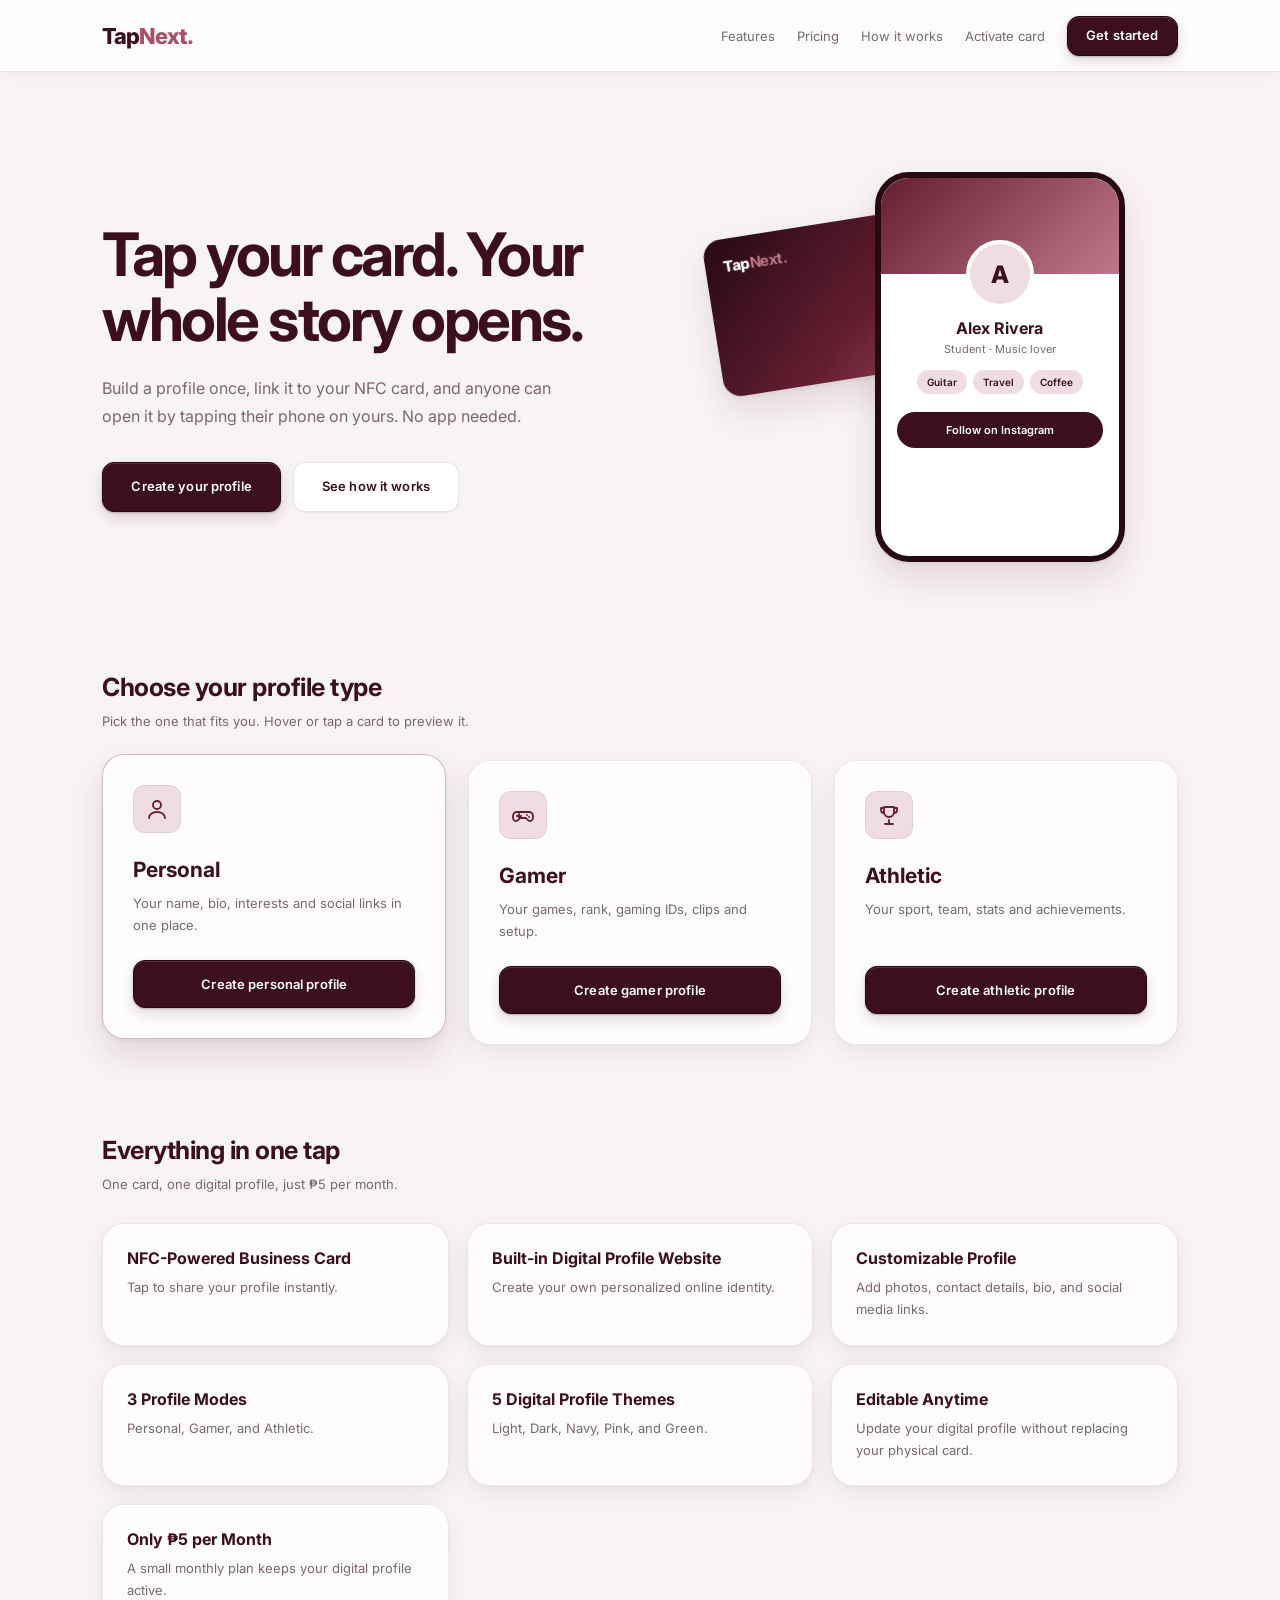
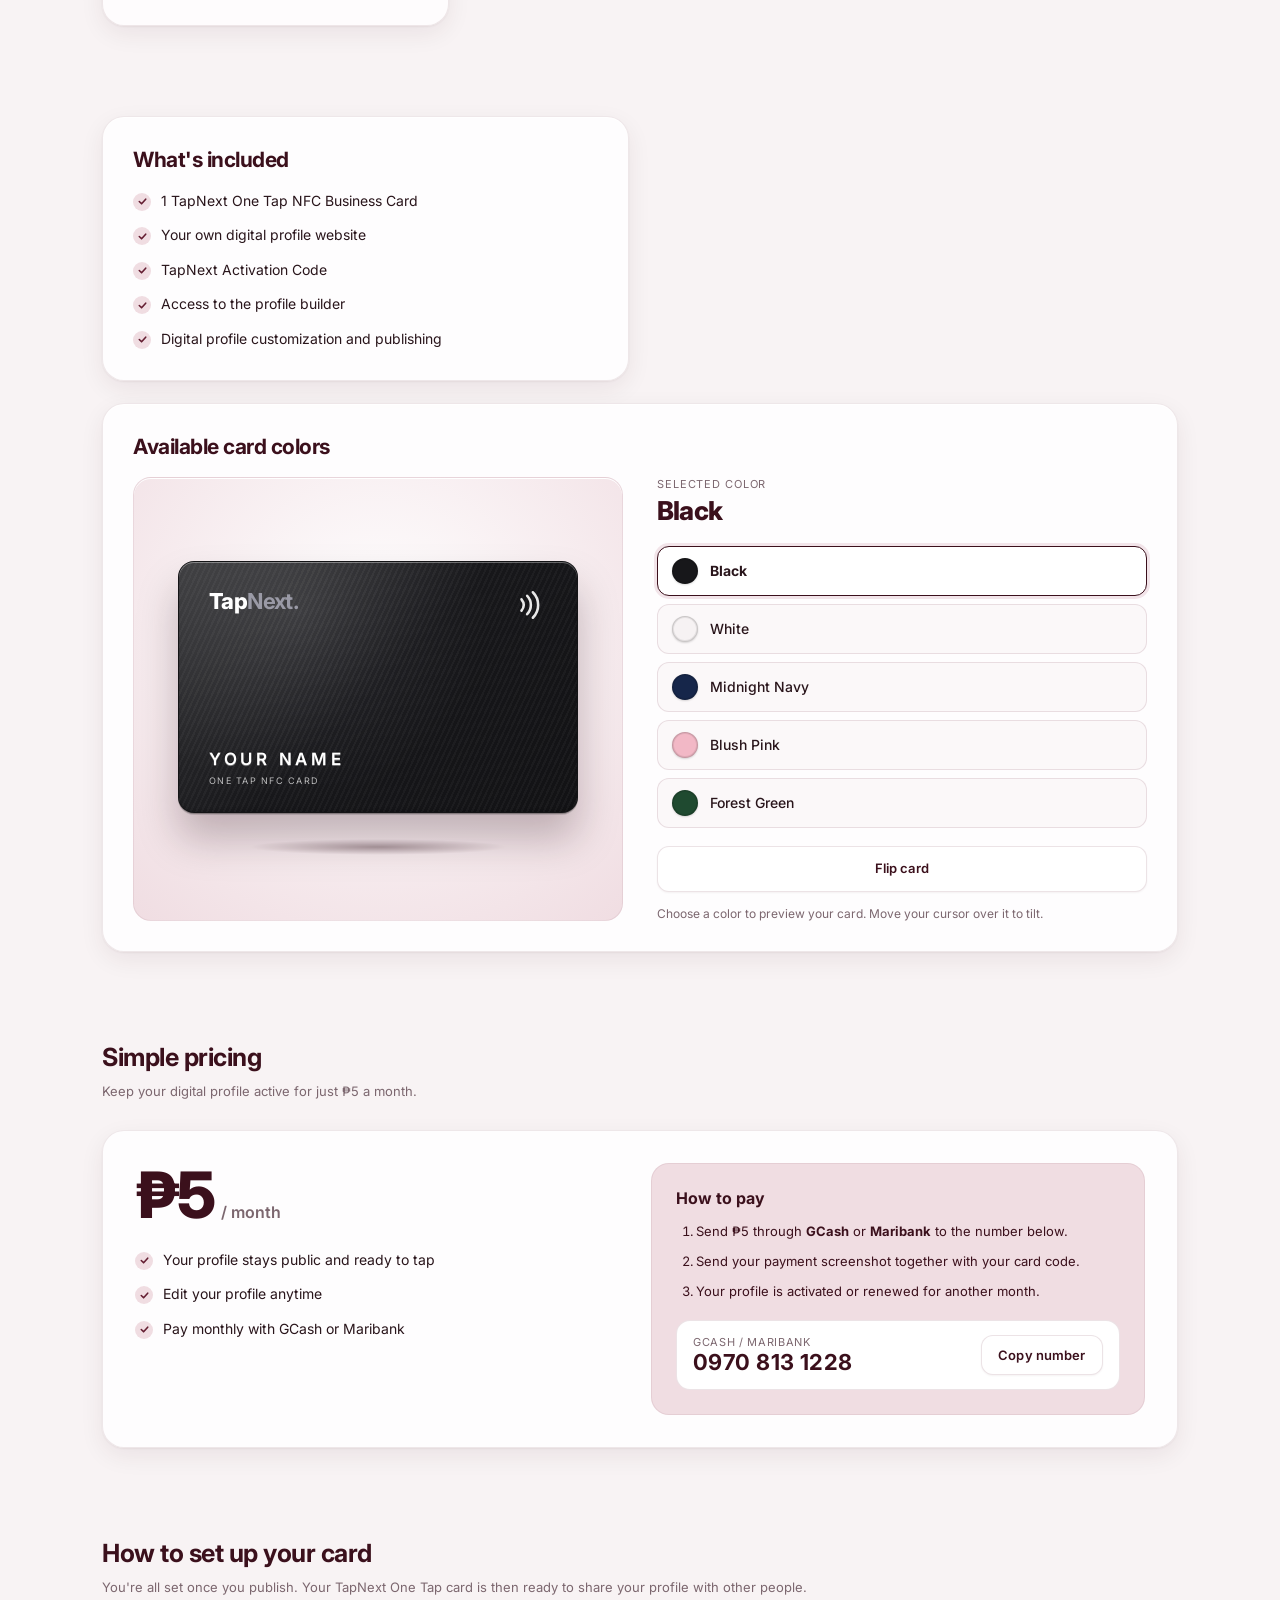
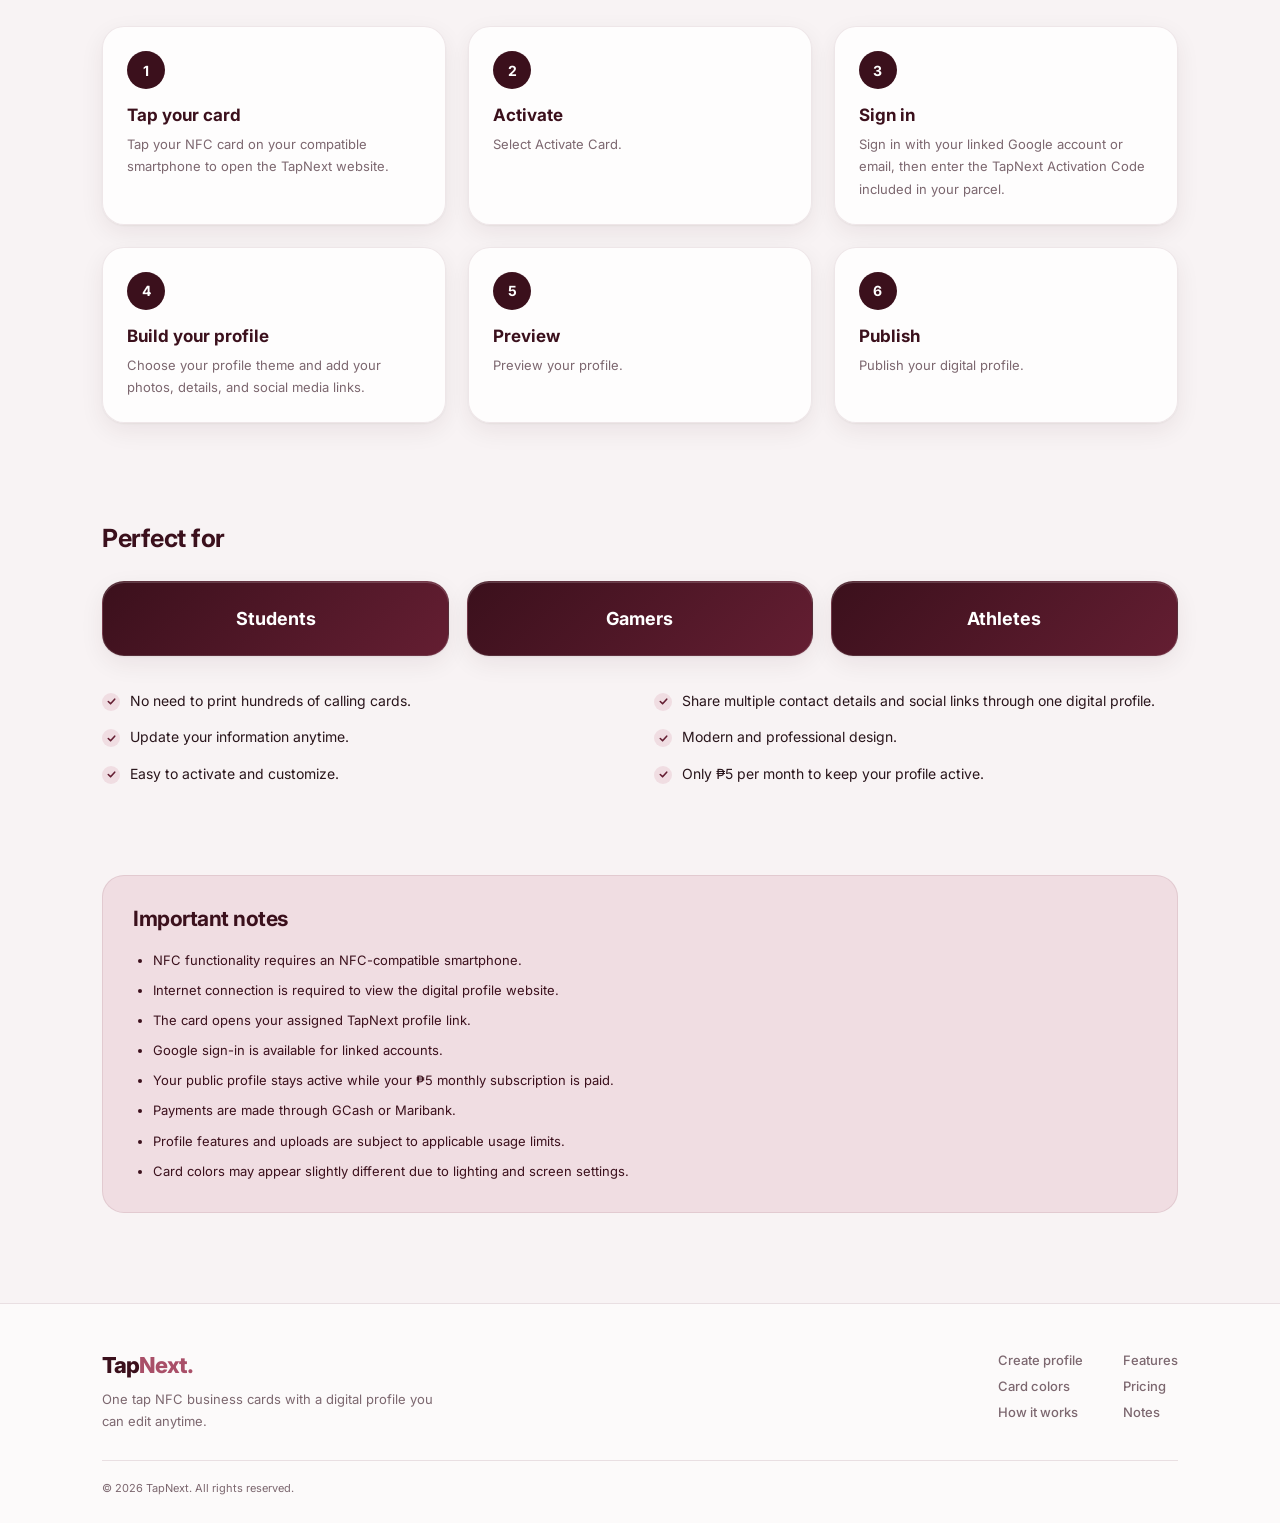
<file: index.html>
<!DOCTYPE html>
<html lang="en">
<head>
<meta charset="UTF-8">
<meta name="viewport" content="width=device-width, initial-scale=1.0">
<title>TapNext | Create Your Profile</title>
<link rel="stylesheet" href="style.css">
</head>
<body>
<nav class="navbar">
  <a href="index.html" class="logo">Tap<span>Next.</span></a>
  <div class="nav-actions">
    <a href="#features" class="nav-link">Features</a>
    <a href="#pricing" class="nav-link">Pricing</a>
    <a href="#how" class="nav-link">How it works</a>
    <a href="activate.html" class="nav-link">Activate card</a>
    <a href="#choose" class="nav-cta">Get started</a>
  </div>
</nav>

<main class="home-container">
  <section class="hero">
    <div class="hero-copy">
      <h1>Tap your card. Your whole story opens.</h1>
      <p>Build a profile once, link it to your NFC card, and anyone can open it by tapping their phone on yours. No app needed.</p>
      <div class="hero-actions">
        <a href="#choose" class="primary-btn btn-link">Create your profile</a>
        <a href="#how" class="ghost-btn btn-link">See how it works</a>
      </div>
    </div>

    <div class="demo" aria-hidden="true">
      <div class="nfc-card"><span class="nfc-logo">Tap<b>Next.</b></span><span class="nfc-waves"><i></i><i></i><i></i></span></div>
      <div class="phone">
        <div class="phone-cover" id="pv-cover"></div>
        <div class="phone-avatar" id="pv-avatar">A</div>
        <h4 id="pv-name">Alex Rivera</h4>
        <small id="pv-role">Student · Music lover</small>
        <div class="phone-tags" id="pv-tags"></div>
        <div class="phone-btn" id="pv-btn">Follow on Instagram</div>
      </div>
    </div>
  </section>

  <section class="selection-section" id="choose">
    <div class="section-heading">
      <h2>Choose your profile type</h2>
      <p>Pick the one that fits you. Hover or tap a card to preview it.</p>
    </div>
    <div class="profile-grid">
      <article class="profile-card" data-preview="personal">
        <div class="card-icon">
          <svg viewBox="0 0 24 24" fill="none" stroke="currentColor" stroke-width="1.8" stroke-linecap="round"><circle cx="12" cy="8" r="4"/><path d="M4 21c0-4 4-6 8-6s8 2 8 6"/></svg>
        </div>
        <h3>Personal</h3>
        <p>Your name, bio, interests and social links in one place.</p>
        <button class="select-btn" data-type="personal">Create personal profile</button>
      </article>
      <article class="profile-card" data-preview="gamer">
        <div class="card-icon">
          <svg viewBox="0 0 24 24" fill="none" stroke="currentColor" stroke-width="1.8" stroke-linecap="round" stroke-linejoin="round"><path d="M6 9h12a4 4 0 0 1 4 4v2a3 3 0 0 1-5.2 2L15 15H9l-1.8 2A3 3 0 0 1 2 15v-2a4 4 0 0 1 4-4zM8 11v4M6 13h4M16 12h.01M18 14h.01"/></svg>
        </div>
        <h3>Gamer</h3>
        <p>Your games, rank, gaming IDs, clips and setup.</p>
        <button class="select-btn" data-type="gamer">Create gamer profile</button>
      </article>
      <article class="profile-card" data-preview="athletic">
        <div class="card-icon">
          <svg viewBox="0 0 24 24" fill="none" stroke="currentColor" stroke-width="1.8" stroke-linecap="round" stroke-linejoin="round"><path d="M8 21h8M12 17v4M7 4h10v5a5 5 0 0 1-10 0zM17 5h3v2a3 3 0 0 1-3 3M7 5H4v2a3 3 0 0 0 3 3"/></svg>
        </div>
        <h3>Athletic</h3>
        <p>Your sport, team, stats and achievements.</p>
        <button class="select-btn" data-type="athletic">Create athletic profile</button>
      </article>
    </div>
  </section>

  <section class="features" id="features">
    <div class="section-heading"><h2>Everything in one tap</h2><p>One card, one digital profile, just ₱5 per month.</p></div>
    <ul class="feat-grid"><li><h3>NFC-Powered Business Card</h3><p>Tap to share your profile instantly.</p></li><li><h3>Built-in Digital Profile Website</h3><p>Create your own personalized online identity.</p></li><li><h3>Customizable Profile</h3><p>Add photos, contact details, bio, and social media links.</p></li><li><h3>3 Profile Modes</h3><p>Personal, Gamer, and Athletic.</p></li><li><h3>5 Digital Profile Themes</h3><p>Light, Dark, Navy, Pink, and Green.</p></li><li><h3>Editable Anytime</h3><p>Update your digital profile without replacing your physical card.</p></li><li><h3>Only ₱5 per Month</h3><p>A small monthly plan keeps your digital profile active.</p></li></ul>
  </section>

  <section class="card-info" id="card">
    <div class="info-box">
      <h2>What's included</h2>
      <ul class="check-list"><li>1 TapNext One Tap NFC Business Card</li><li>Your own digital profile website</li><li>TapNext Activation Code</li><li>Access to the profile builder</li><li>Digital profile customization and publishing</li></ul>
    </div>
    <div class="info-box colors-box">
      <h2>Available card colors</h2>
      <div class="color-picker">
        <div class="cc-stage">
          <div class="cc-float"><div class="cc-tilt" id="ccTilt">
            <div class="cc-card" id="ccCard" role="img" aria-label="TapNext NFC business card preview">
              <div class="cc-face cc-front">
                <div class="cc-top"><span class="cc-logo">Tap<b>Next.</b></span><svg class="cc-nfc" viewBox="0 0 24 24" fill="none" stroke="currentColor" stroke-width="1.8" stroke-linecap="round"><path d="M6 8c2 2.5 2 5.5 0 8M10 5.5c3.5 3.7 3.5 9.3 0 13M14 3c5 5 5 13 0 18"/></svg></div>
                <div class="cc-bottom"><span class="cc-emboss">YOUR NAME</span><span class="cc-small">One Tap NFC Card</span></div>
              </div>
              <div class="cc-face cc-back">
                <svg class="cc-nfc cc-nfc-lg" viewBox="0 0 24 24" fill="none" stroke="currentColor" stroke-width="1.8" stroke-linecap="round"><path d="M6 8c2 2.5 2 5.5 0 8M10 5.5c3.5 3.7 3.5 9.3 0 13M14 3c5 5 5 13 0 18"/></svg>
                <span class="cc-tap">Tap to open your profile</span>
                <span class="cc-small">Works with NFC-compatible phones</span>
              </div>
            </div>
          </div></div>
          <div class="cc-shadow"></div>
        </div>
        <div class="cc-options">
          <p class="cc-label">Selected color</p>
          <p class="cc-name" id="ccName" aria-live="polite">Black</p>
          <div class="cc-swatches" role="radiogroup" aria-label="Card color"><button type="button" class="cc-swatch" role="radio" aria-checked="true" data-name="Black" data-base="#17171a" data-fg="#ffffff" data-ac="#9a9aa6"><span class="swatch" style="background:#17171a"></span>Black</button><button type="button" class="cc-swatch" role="radio" aria-checked="false" data-name="White" data-base="#f6f2f3" data-fg="#29151B" data-ac="#A94F68"><span class="swatch" style="background:#f6f2f3"></span>White</button><button type="button" class="cc-swatch" role="radio" aria-checked="false" data-name="Midnight Navy" data-base="#16264a" data-fg="#ffffff" data-ac="#8fb0ff"><span class="swatch" style="background:#16264a"></span>Midnight Navy</button><button type="button" class="cc-swatch" role="radio" aria-checked="false" data-name="Blush Pink" data-base="#f2b8c6" data-fg="#4a1425" data-ac="#A94F68"><span class="swatch" style="background:#f2b8c6"></span>Blush Pink</button><button type="button" class="cc-swatch" role="radio" aria-checked="false" data-name="Forest Green" data-base="#1f4a30" data-fg="#ffffff" data-ac="#8fd4a6"><span class="swatch" style="background:#1f4a30"></span>Forest Green</button></div>
          <button type="button" class="cc-flip" id="ccFlip">Flip card</button>
          <p class="cc-hint">Choose a color to preview your card. Move your cursor over it to tilt.</p>
        </div>
      </div>
    </div>
  </section>

  <section class="pricing" id="pricing">
    <div class="section-heading"><h2>Simple pricing</h2><p>Keep your digital profile active for just ₱5 a month.</p></div>
    <div class="price-box">
      <div class="price-main">
        <div class="price-line"><span class="price">₱5</span><span class="per">/ month</span></div>
        <ul class="check-list">
          <li>Your profile stays public and ready to tap</li>
          <li>Edit your profile anytime</li>
          <li>Pay monthly with GCash or Maribank</li>
        </ul>
      </div>
      <div class="pay-card">
        <h3>How to pay</h3>
        <ol class="pay-steps">
          <li>Send ₱5 through <b>GCash</b> or <b>Maribank</b> to the number below.</li>
          <li>Send your payment screenshot together with your card code.</li>
          <li>Your profile is activated or renewed for another month.</li>
        </ol>
        <div class="pay-number"><div><span>GCash / Maribank</span><strong>0970 813 1228</strong></div><button type="button" class="ghost-btn" id="copyPay" data-copy="09708131228">Copy number</button></div>
      </div>
    </div>
  </section>

  <section class="how" id="how">
    <div class="section-heading">
      <h2>How to set up your card</h2>
      <p>You're all set once you publish. Your TapNext One Tap card is then ready to share your profile with other people.</p>
    </div>
    <ol class="steps steps-6"><li><span class="step-n">1</span><h3>Tap your card</h3><p>Tap your NFC card on your compatible smartphone to open the TapNext website.</p></li><li><span class="step-n">2</span><h3>Activate</h3><p>Select Activate Card.</p></li><li><span class="step-n">3</span><h3>Sign in</h3><p>Sign in with your linked Google account or email, then enter the TapNext Activation Code included in your parcel.</p></li><li><span class="step-n">4</span><h3>Build your profile</h3><p>Choose your profile theme and add your photos, details, and social media links.</p></li><li><span class="step-n">5</span><h3>Preview</h3><p>Preview your profile.</p></li><li><span class="step-n">6</span><h3>Publish</h3><p>Publish your digital profile.</p></li></ol>
  </section>

  <section class="perfect" id="perfect">
    <div class="section-heading"><h2>Perfect for</h2></div>
    <ul class="perfect-list"><li>Students</li><li>Gamers</li><li>Athletes</li></ul>
    <ul class="check-list check-2"><li>No need to print hundreds of calling cards.</li><li>Share multiple contact details and social links through one digital profile.</li><li>Update your information anytime.</li><li>Modern and professional design.</li><li>Easy to activate and customize.</li><li>Only ₱5 per month to keep your profile active.</li></ul>
  </section>

  <section class="notes" id="notes">
    <h2>Important notes</h2>
    <ul><li>NFC functionality requires an NFC-compatible smartphone.</li><li>Internet connection is required to view the digital profile website.</li><li>The card opens your assigned TapNext profile link.</li><li>Google sign-in is available for linked accounts.</li><li>Your public profile stays active while your ₱5 monthly subscription is paid.</li><li>Payments are made through GCash or Maribank.</li><li>Profile features and uploads are subject to applicable usage limits.</li><li>Card colors may appear slightly different due to lighting and screen settings.</li></ul>
  </section>

</main>
<footer class="site-footer">
  <div class="footer-inner">
    <div class="footer-brand">
      <a href="index.html" class="logo">Tap<span>Next.</span></a>
      <p>One tap NFC business cards with a digital profile you can edit anytime.</p>
    </div>
    <nav class="footer-links" aria-label="Footer">
      <a href="#choose">Create profile</a>
      <a href="#features">Features</a>
      <a href="#card">Card colors</a>
      <a href="#pricing">Pricing</a>
      <a href="#how">How it works</a>
      <a href="#notes">Notes</a>
    </nav>
  </div>
  <p class="footer-copy">© 2026 TapNext. All rights reserved.</p>
</footer>
<script src="app.js"></script>
</body>
</html>
</file>
<file: style.css>
/* TAPNEXT - Maroon Glass, v2 */
@import url('https://fonts.googleapis.com/css2?family=Inter:wght@400;500;600;700;800&display=swap');
:root{
  --primary:#3B101C;--primary-light:#641E32;--primary-dark:#260912;
  --accent:#A94F68;--accent-light:#C07889;--accent-soft:#F0DDE2;
  --bg:#F8F3F4;--text:#29151B;--muted:#7C676F;
  --border:rgba(100,30,50,.12);--glass-border:rgba(255,255,255,.65);
  --shadow:0 10px 35px rgba(59,16,28,.08);--shadow-hover:0 18px 45px rgba(59,16,28,.15);
  --radius-lg:28px;--transition:all .3s ease;
}
*{margin:0;padding:0;box-sizing:border-box}
html{scroll-behavior:smooth;scroll-padding-top:90px}
body{font-family:'Inter',sans-serif;background:var(--bg);color:var(--text);min-height:100vh;overflow-x:hidden}
a{text-decoration:none;color:inherit}
button{font-family:inherit;cursor:pointer}
:focus-visible{outline:3px solid var(--accent);outline-offset:3px}

/* Navbar (sticky) */
.navbar{position:sticky;top:0;z-index:20;width:100%;min-height:72px;padding:0 8%;display:flex;align-items:center;justify-content:space-between;background:rgba(255,255,255,.82);backdrop-filter:blur(18px);-webkit-backdrop-filter:blur(18px);border-bottom:1px solid var(--border)}
.logo{font-size:22px;font-weight:800;letter-spacing:-1px;color:var(--primary)}
.logo span,.editor-heading h1 span{color:var(--accent)}
.nav-actions{display:flex;align-items:center;gap:22px}
.nav-link,.nav-label,.back-link{font-size:13px;color:var(--muted);transition:var(--transition)}
.nav-link:hover,.back-link:hover{color:var(--accent)}
.nav-cta{font-size:13px;font-weight:600;color:#fff;background:var(--primary);padding:10px 18px;border-radius:50px;transition:var(--transition)}
.nav-cta:hover{background:var(--accent)}

/* Home */
.home-container{width:84%;max-width:1150px;margin:auto}
.hero{display:grid;grid-template-columns:1.1fr .9fr;gap:40px;align-items:center;padding:80px 0 90px}
.hero h1{font-size:clamp(36px,5.2vw,60px);line-height:1.08;letter-spacing:-2.5px;color:var(--primary);margin-bottom:22px}
.hero p{max-width:480px;font-size:16px;line-height:1.75;color:var(--muted)}
.hero-actions{display:flex;gap:12px;flex-wrap:wrap;margin-top:32px}
.hero-actions .primary-btn{width:auto;padding:16px 28px}
.ghost-btn{padding:16px 24px;border-radius:50px;font-size:13px;font-weight:600;color:var(--primary);border:1px solid var(--border);background:rgba(255,255,255,.6);transition:var(--transition)}
.ghost-btn:hover{border-color:var(--accent);color:var(--accent)}

/* Hero demo: NFC card + phone preview */
.demo{position:relative;height:430px;display:flex;justify-content:center}
.nfc-card{position:absolute;left:0;top:70px;width:250px;height:158px;border-radius:18px;padding:18px;color:#fff;background:linear-gradient(135deg,var(--primary-dark),var(--primary-light) 60%,var(--accent));box-shadow:var(--shadow-hover);transform:rotate(-9deg);display:flex;flex-direction:column;justify-content:space-between;animation:tap 3.2s ease-in-out 1 .6s both}
.nfc-logo{font-weight:800;font-size:15px;letter-spacing:-.5px}
.nfc-logo b{color:var(--accent-light)}
.nfc-waves{display:flex;gap:5px;align-self:flex-end}
.nfc-waves i{width:8px;height:22px;border-right:2px solid rgba(255,255,255,.8);border-radius:0 50% 50% 0}
.nfc-waves i:nth-child(2){height:30px}.nfc-waves i:nth-child(3){height:38px}
.phone{position:relative;z-index:2;width:250px;margin-left:110px;margin-top:20px;height:390px;background:#fff;border:6px solid var(--primary-dark);border-radius:34px;box-shadow:var(--shadow-hover);text-align:center;overflow:hidden;padding:0 16px}
.phone-cover{height:96px;margin:0 -16px;transition:background .4s}
.phone-avatar{width:68px;height:68px;margin:-34px auto 10px;border-radius:50%;border:4px solid #fff;background:var(--accent-soft);color:var(--primary);font-weight:800;font-size:24px;display:grid;place-items:center}
.phone h4{font-size:16px;color:var(--primary)}
.phone small{display:block;font-size:11px;color:var(--muted);margin:4px 0 14px}
.phone-tags{display:flex;flex-wrap:wrap;justify-content:center;gap:6px;margin-bottom:18px}
.phone-tags span{font-size:10px;font-weight:600;padding:6px 10px;border-radius:50px;background:var(--accent-soft);color:var(--primary)}
.phone-btn{font-size:11px;font-weight:600;color:#fff;background:var(--primary);padding:11px;border-radius:50px}
@keyframes tap{0%{transform:rotate(-9deg) translateX(-30px)}45%,60%{transform:rotate(-3deg) translateX(70px)}100%{transform:rotate(-9deg) translateX(0)}}

/* Profile selection */
.selection-section{padding-bottom:90px}
.section-heading{margin-bottom:28px}
.section-heading h2{font-size:25px;margin-bottom:8px;color:var(--primary);letter-spacing:-.5px}
.section-heading p,.profile-card p{font-size:13px;line-height:1.7;color:var(--muted)}
.profile-grid{display:grid;grid-template-columns:repeat(3,1fr);gap:22px}
.profile-card{position:relative;overflow:hidden;background:rgba(255,255,255,.76);backdrop-filter:blur(16px);-webkit-backdrop-filter:blur(16px);padding:30px;border:1px solid var(--glass-border);border-radius:var(--radius-lg);box-shadow:var(--shadow);display:flex;flex-direction:column;min-height:270px;transition:var(--transition)}
.profile-card:hover,.profile-card.active{transform:translateY(-6px);box-shadow:var(--shadow-hover);border-color:rgba(169,79,104,.4)}
.card-icon{width:48px;height:48px;border-radius:14px;background:var(--accent-soft);color:var(--primary-light);display:grid;place-items:center;margin-bottom:24px}
.card-icon svg{width:24px;height:24px}
.profile-card h3{font-size:21px;margin-bottom:10px;color:var(--primary)}
.profile-card p{flex:1;margin-bottom:24px}

/* How it works (a real sequence) */
.how{padding-bottom:100px}
.steps{list-style:none;display:grid;grid-template-columns:repeat(3,1fr);gap:22px;position:relative}
.steps li{padding:6px 10px 0 0}
.step-n{display:grid;place-items:center;width:38px;height:38px;border-radius:50%;background:var(--primary);color:#fff;font-weight:700;font-size:14px;margin-bottom:16px}
.steps h3{font-size:17px;color:var(--primary);margin-bottom:8px}
.steps p{font-size:13px;line-height:1.7;color:var(--muted)}

/* Buttons */
.select-btn,.primary-btn{border:none;background:linear-gradient(135deg,var(--primary),var(--primary-light));color:#fff;padding:15px 18px;border-radius:50px;font-size:13px;font-weight:600;transition:var(--transition);box-shadow:0 8px 20px rgba(59,16,28,.13)}
.select-btn:hover,.primary-btn:hover{transform:translateY(-3px);background:linear-gradient(135deg,var(--primary-light),var(--accent));box-shadow:0 12px 25px rgba(59,16,28,.22)}
.select-btn:active,.primary-btn:active{transform:scale(.98)}
.primary-btn{width:100%;padding:17px}
.primary-btn:disabled{opacity:.6;cursor:wait}

footer{padding:28px;text-align:center;font-size:11px;color:var(--muted);border-top:1px solid var(--border)}

/* Editor */
.editor-container{width:90%;max-width:720px;margin:auto;padding:70px 0 90px}
.editor-heading{margin-bottom:42px}
.editor-heading h1{font-size:43px;line-height:1.1;letter-spacing:-2px;color:var(--primary);margin-bottom:16px}
.editor-heading p{max-width:520px;font-size:15px;line-height:1.8;color:var(--muted)}
.form-section{background:rgba(255,255,255,.84);backdrop-filter:blur(16px);-webkit-backdrop-filter:blur(16px);border:1px solid var(--glass-border);border-radius:var(--radius-lg);padding:32px;margin-bottom:24px;box-shadow:var(--shadow);transition:var(--transition)}
.form-section:hover{box-shadow:var(--shadow-hover)}
.form-section h2{font-size:19px;margin-bottom:7px;color:var(--primary)}
.form-section>p{font-size:12px;line-height:1.7;color:var(--muted);margin-bottom:25px}
.form-group{margin-bottom:22px}
.form-group:last-child{margin-bottom:0}
.form-group label{display:block;font-size:12px;font-weight:600;margin-bottom:9px;color:var(--primary)}
.form-group label.check{display:flex;align-items:center;gap:10px;margin:0;cursor:pointer}
.form-group label.check input{width:auto}
.form-group input,.form-group textarea,.form-group select{width:100%;border:1px solid var(--border);background:#FBF8F9;border-radius:12px;padding:14px;font-family:inherit;font-size:13px;color:var(--text);outline:none;transition:var(--transition)}
.form-group input:focus,.form-group textarea:focus,.form-group select:focus{border-color:var(--accent);background:#fff;box-shadow:0 0 0 4px rgba(169,79,104,.10)}
.form-group textarea{resize:vertical}
.preview-box{display:none;margin-top:15px}
.preview-box img{width:110px;height:110px;object-fit:cover;border-radius:50%}

/* Public profile */
.public-container{width:90%;max-width:650px;margin:70px auto}
.public-profile{background:rgba(255,255,255,.88);backdrop-filter:blur(18px);-webkit-backdrop-filter:blur(18px);border:1px solid var(--glass-border);border-radius:25px;overflow:hidden;text-align:center;padding-bottom:35px;box-shadow:var(--shadow)}
.public-cover{height:170px;background:radial-gradient(circle at 80% 20%,rgba(192,120,137,.55),transparent 35%),linear-gradient(135deg,var(--primary-dark),var(--primary-light),var(--accent))}
.public-avatar{width:115px;height:115px;border-radius:50%;object-fit:cover;border:5px solid #fff;margin-top:-58px;background:var(--accent-soft);box-shadow:0 8px 25px rgba(59,16,28,.15)}
.public-info{padding:20px 30px}
.public-info h1{font-size:27px;margin-bottom:8px;color:var(--primary)}
.public-info h3{font-size:14px;font-weight:600;color:var(--accent);margin-bottom:15px}
.public-info p{font-size:13px;line-height:1.8;color:var(--muted);margin-bottom:15px}
.public-details{margin-top:25px;text-align:left;border-top:1px solid var(--border);padding-top:22px}
.public-details h3{color:var(--primary);font-size:15px;margin-bottom:14px}
.detail-item{font-size:13px;margin-bottom:12px;color:var(--muted);line-height:1.6;overflow-wrap:anywhere}
.detail-item strong{color:var(--primary)}
.social-links{display:flex;flex-wrap:wrap;justify-content:center;gap:10px;margin-top:22px}
.social-links a{background:var(--accent-soft);color:var(--primary);padding:11px 17px;border-radius:50px;font-size:12px;font-weight:600;transition:var(--transition)}
.social-links a:hover{background:var(--primary);color:#fff;transform:translateY(-3px)}
.loading{text-align:center;padding:60px;color:var(--muted)}

/* Auth / dashboard / tap */
.btn-link{display:block;text-align:center}
.msg{font-size:12px;color:var(--accent);margin-bottom:16px;line-height:1.6}
.switch{font-size:12px;color:var(--muted);text-align:center;margin-top:18px}
.switch a{color:var(--accent);font-weight:600}
.dash-row{display:flex;justify-content:space-between;align-items:center;gap:16px;flex-wrap:wrap}
.dash-row h2{margin-bottom:4px}
.dash-row>div>p{margin-bottom:0!important}
.dash-row .social-links{margin-top:0}
.owner-bar{margin-top:22px;padding:22px;border-radius:var(--radius-lg);background:var(--accent-soft);text-align:center}
.owner-bar p{font-size:12px;line-height:1.7;color:var(--primary)}
.owner-bar .social-links a{background:#fff}
.tap-or{margin:22px 0 12px}

@media(max-width:900px){
  .hero{grid-template-columns:1fr;padding:50px 0 60px}
  .demo{height:400px}
  .profile-grid,.steps{grid-template-columns:1fr}
  .home-container{width:90%}
  .navbar{padding:0 5%}
}
@media(max-width:480px){
  .nav-link{display:none}
  .logo{font-size:19px}
  .hero h1{letter-spacing:-1.5px}
  .demo{transform:scale(.88);transform-origin:top center;height:360px}
  .form-section{padding:22px}
  .editor-heading h1{font-size:35px}
  .public-container{margin:35px auto}
  .public-info{padding:20px}
}
@media(prefers-reduced-motion:reduce){
  *,*::before,*::after{scroll-behavior:auto!important;animation:none!important;transition-duration:.01ms!important}
}

/* Product info sections */
.features,.card-info,.perfect{padding-bottom:90px}
.feat-grid{list-style:none;display:grid;grid-template-columns:repeat(3,1fr);gap:18px}
.feat-grid li{background:rgba(255,255,255,.76);border:1px solid var(--glass-border);border-radius:var(--radius-lg);padding:24px;box-shadow:var(--shadow)}
.feat-grid h3{font-size:16px;color:var(--primary);margin-bottom:8px}
.feat-grid p{font-size:13px;line-height:1.7;color:var(--muted)}
.card-info{display:grid;grid-template-columns:1fr 1fr;gap:22px}
.info-box{background:rgba(255,255,255,.84);border:1px solid var(--glass-border);border-radius:var(--radius-lg);padding:30px;box-shadow:var(--shadow)}
.info-box h2,.notes h2{font-size:21px;color:var(--primary);margin-bottom:18px;letter-spacing:-.5px}
.check-list{list-style:none;display:grid;gap:12px}
.check-list li{position:relative;padding-left:28px;font-size:14px;line-height:1.6;color:var(--text)}
.check-list li::before{content:"";position:absolute;left:0;top:3px;width:18px;height:18px;border-radius:50%;background:var(--accent-soft) url("data:image/svg+xml,%3Csvg xmlns='http://www.w3.org/2000/svg' viewBox='0 0 24 24' fill='none' stroke='%23641E32' stroke-width='3.5' stroke-linecap='round' stroke-linejoin='round'%3E%3Cpath d='M5 12l5 5 9-10'/%3E%3C/svg%3E") center/11px no-repeat}
.swatches{list-style:none;display:grid;gap:12px}
.swatches li{display:flex;align-items:center;gap:12px;font-size:14px;color:var(--text)}
.swatch{width:26px;height:26px;border-radius:50%;border:1px solid rgba(0,0,0,.18);flex:none}
.steps-6{row-gap:34px}
.perfect-list{list-style:none;display:grid;grid-template-columns:repeat(3,1fr);gap:18px;margin-bottom:34px}
.perfect-list li{text-align:center;padding:26px;border-radius:var(--radius-lg);background:linear-gradient(135deg,var(--primary),var(--primary-light));color:#fff;font-size:18px;font-weight:700;box-shadow:var(--shadow)}
.check-2{grid-template-columns:1fr 1fr;gap:14px 28px}
.notes{margin-bottom:90px;padding:30px;border-radius:var(--radius-lg);background:var(--accent-soft)}
.notes ul{padding-left:20px;display:grid;gap:8px}
.notes li{font-size:13px;line-height:1.7;color:var(--primary)}
@media(max-width:900px){
  .feat-grid,.card-info,.perfect-list,.check-2{grid-template-columns:1fr}
}

/* Card color picker */
.colors-box{grid-column:1/-1}
.color-picker{display:grid;grid-template-columns:1fr 1fr;gap:34px;align-items:center}
.cc-stage{perspective:900px;display:flex;flex-direction:column;align-items:center;padding:44px 20px 26px;border-radius:22px;background:radial-gradient(circle at 50% 35%,#fff,var(--accent-soft))}
.cc-float{animation:cc-float 4.5s ease-in-out infinite}
.cc-shadow{width:260px;height:16px;margin-top:26px;border-radius:50%;background:radial-gradient(ellipse at center,rgba(38,9,18,.35),transparent 70%);animation:cc-shadow 4.5s ease-in-out infinite}
.cc-label{font-size:11px;letter-spacing:.08em;text-transform:uppercase;color:var(--muted)}
.cc-name{font-size:26px;font-weight:800;letter-spacing:-.8px;color:var(--primary);margin:4px 0 20px}
.cc-swatches{display:grid;gap:8px}
.cc-swatch{display:flex;align-items:center;gap:12px;width:100%;padding:11px 14px;border-radius:14px;border:1px solid var(--border);background:#FBF8F9;font-size:14px;font-weight:500;color:var(--text);text-align:left;transition:var(--transition)}
.cc-swatch:hover{border-color:var(--accent)}
.cc-swatch[aria-checked=true]{border-color:var(--primary);background:#fff;box-shadow:0 0 0 3px rgba(169,79,104,.14);font-weight:700}
.cc-hint{font-size:12px;color:var(--muted);margin-top:14px}
.phone{animation:bob 5s ease-in-out infinite}
@keyframes cc-float{0%,100%{transform:translateY(0) rotate(-2deg)}50%{transform:translateY(-16px) rotate(1deg)}}
@keyframes cc-shadow{0%,100%{transform:scaleX(1);opacity:1}50%{transform:scaleX(.75);opacity:.55}}
@keyframes bob{0%,100%{transform:translateY(0)}50%{transform:translateY(-10px)}}
@media(max-width:900px){.color-picker{grid-template-columns:1fr}}

/* Realistic card */
.cc-float{width:min(400px,100%)}
.cc-tilt{width:100%;transform-style:preserve-3d;transition:transform .25s ease-out;will-change:transform}
.cc-card{--cbase:#17171a;--cf:#fff;--ca:#9a9aa6;--gx:30%;--gy:20%;position:relative;width:100%;aspect-ratio:1.586;transform-style:preserve-3d;transition:transform .8s cubic-bezier(.3,.7,.2,1);cursor:pointer}
.cc-card.flipped{transform:rotateY(180deg)}
.cc-face{position:absolute;inset:0;border-radius:16px;padding:26px 30px;display:flex;flex-direction:column;justify-content:space-between;overflow:hidden;color:var(--cf);backface-visibility:hidden;-webkit-backface-visibility:hidden;background-color:var(--cbase);border:1px solid rgba(0,0,0,.14);
  box-shadow:inset 0 1px 0 rgba(255,255,255,.35),inset 0 -2px 3px rgba(0,0,0,.18),0 1px 0 rgba(0,0,0,.25),0 2px 0 rgba(0,0,0,.12),0 26px 40px rgba(38,9,18,.26);
  transition:background-color .6s ease,color .6s ease}
.cc-face::before{content:"";position:absolute;inset:0;background:repeating-linear-gradient(115deg,rgba(255,255,255,.035) 0 2px,transparent 2px 5px),linear-gradient(135deg,rgba(255,255,255,.14),rgba(255,255,255,0) 50%,rgba(0,0,0,.22))}
.cc-face::after{content:"";position:absolute;inset:0;background:radial-gradient(circle at var(--gx) var(--gy),rgba(255,255,255,.38),transparent 55%);mix-blend-mode:soft-light;pointer-events:none}
.cc-face>*{position:relative;z-index:1}
.cc-back{transform:rotateY(180deg);align-items:center;justify-content:center;gap:10px;text-align:center}
.cc-top{display:flex;align-items:flex-start;justify-content:space-between}
.cc-bottom{display:flex;flex-direction:column;gap:6px}
.cc-logo{font-weight:800;font-size:22px;letter-spacing:-.6px}
.cc-logo b{color:var(--ca);transition:color .6s ease}
.cc-nfc{width:34px;height:34px;opacity:.9}
.cc-nfc-lg{width:54px;height:54px;margin-bottom:4px}
.cc-emboss{font-size:17px;font-weight:600;letter-spacing:.22em;text-shadow:0 1px 0 rgba(255,255,255,.35),0 -1px 0 rgba(0,0,0,.4)}
.cc-small{font-size:9px;letter-spacing:.14em;text-transform:uppercase;opacity:.7}
.cc-tap{font-size:13px;font-weight:700;letter-spacing:-.2px}
.cc-flip{margin-top:16px;padding:11px 20px;border-radius:50px;border:1px solid var(--border);background:#fff;color:var(--primary);font-size:12px;font-weight:600;transition:var(--transition)}
.cc-flip:hover{border-color:var(--accent);color:var(--accent)}

/* ===== Professional polish: buttons, edges, spacing ===== */
:root{--radius-lg:22px;--r-btn:12px;--r-md:16px;
  --shadow:0 1px 2px rgba(59,16,28,.05),0 8px 24px rgba(59,16,28,.07);
  --shadow-hover:0 2px 4px rgba(59,16,28,.06),0 16px 36px rgba(59,16,28,.12)}

/* One consistent button system */
.primary-btn,.select-btn,.nav-cta,.ghost-btn,.btn-sm,.add-btn,.cc-flip,.clear-btn{font-family:inherit;font-size:13px;font-weight:600;letter-spacing:.01em;line-height:1;min-height:46px;display:inline-flex;align-items:center;justify-content:center;gap:8px;border-radius:var(--r-btn);transition:background .2s ease,border-color .2s ease,color .2s ease,box-shadow .2s ease,transform .2s ease}
.primary-btn,.select-btn,.nav-cta{border:1px solid var(--primary-dark);background:var(--primary);color:#fff;box-shadow:inset 0 1px 0 rgba(255,255,255,.14),0 1px 2px rgba(38,9,18,.25),0 6px 14px rgba(59,16,28,.14)}
.primary-btn:hover,.select-btn:hover,.nav-cta:hover{background:var(--primary-light);border-color:var(--primary);transform:translateY(-1px);box-shadow:inset 0 1px 0 rgba(255,255,255,.16),0 2px 4px rgba(38,9,18,.25),0 10px 20px rgba(59,16,28,.2)}
.primary-btn:active,.select-btn:active,.nav-cta:active{transform:translateY(0);box-shadow:inset 0 1px 2px rgba(0,0,0,.25)}
.nav-cta{min-height:40px;padding:0 18px}
.primary-btn.btn-link{display:flex}
.ghost-btn,.btn-sm,.cc-flip{border:1px solid var(--border);background:#fff;color:var(--primary);box-shadow:0 1px 2px rgba(59,16,28,.05)}
.ghost-btn{padding:0 24px}
.ghost-btn:hover,.btn-sm:hover,.cc-flip:hover{border-color:var(--accent);color:var(--accent);background:#fff;box-shadow:0 4px 12px rgba(59,16,28,.08);transform:translateY(-1px)}
.add-btn{min-height:42px;padding:0 18px;border:1px dashed rgba(169,79,104,.55);background:rgba(240,221,226,.35);color:var(--primary-light)}
.add-btn:hover{background:var(--accent-soft);border-style:solid}
.clear-btn{min-height:40px;padding:0 14px;border:0;background:none;color:var(--muted);font-weight:500;text-decoration:none}
.clear-btn:hover{color:#B3261E}
.hero-actions .primary-btn,.hero-actions .ghost-btn{min-height:50px;padding:0 28px}
.profile-card .select-btn{width:100%;min-height:48px}
.cc-flip{width:100%;margin-top:18px}

/* Edges: crisper borders, consistent radii */
.profile-card,.form-section,.info-box,.feat-grid li,.public-profile{border:1px solid rgba(100,30,50,.1);border-radius:var(--radius-lg);box-shadow:var(--shadow),inset 0 1px 0 rgba(255,255,255,.9)}
.profile-card:hover,.profile-card.active{box-shadow:var(--shadow-hover),inset 0 1px 0 rgba(255,255,255,.9)}
.card-icon{border-radius:var(--r-btn);border:1px solid rgba(100,30,50,.08)}
.form-group input,.form-group textarea,.form-group select,.erow input{border-radius:10px}
.photo-edit img,.photo-edit .ph{box-shadow:0 0 0 3px #fff,0 0 0 4px var(--border)}
.type-tabs a{border-radius:10px;padding:11px 18px}
.rm{border-radius:10px}
.navbar{box-shadow:0 1px 0 rgba(255,255,255,.7) inset,0 4px 16px rgba(59,16,28,.04)}
.cc-stage{border:1px solid rgba(100,30,50,.08);border-radius:18px;box-shadow:inset 0 1px 0 #fff}
.cc-swatch{border-radius:var(--r-btn);min-height:48px}
.cc-swatch .swatch{box-shadow:inset 0 0 0 1px rgba(0,0,0,.08),0 1px 2px rgba(0,0,0,.15)}
.notes{border:1px solid rgba(100,30,50,.1);border-radius:var(--radius-lg)}
.perfect-list li{border-radius:var(--radius-lg);border:1px solid rgba(255,255,255,.12);box-shadow:var(--shadow),inset 0 1px 0 rgba(255,255,255,.18)}

/* Fill out the layout: fuller cards, no empty gaps */
.profile-grid{align-items:stretch}
.steps li{background:rgba(255,255,255,.8);border:1px solid rgba(100,30,50,.1);border-radius:var(--radius-lg);padding:24px;box-shadow:var(--shadow)}
.steps-6{row-gap:22px}
.feat-grid li{display:flex;flex-direction:column}
.color-picker{align-items:stretch}
.cc-stage{min-height:360px;justify-content:center}
.cc-options{display:flex;flex-direction:column;justify-content:center}
.info-box{display:flex;flex-direction:column}
.card-info .info-box:not(.colors-box) .check-list{flex:1;align-content:start}

/* Footer */
.site-footer{padding:48px 0 28px;border-top:1px solid var(--border);background:rgba(255,255,255,.6);text-align:left;font-size:13px}
.footer-inner{width:84%;max-width:1150px;margin:0 auto;display:flex;justify-content:space-between;gap:32px;flex-wrap:wrap;padding-bottom:28px}
.footer-brand{max-width:340px}
.footer-brand p{margin-top:10px;font-size:13px;line-height:1.7;color:var(--muted)}
.footer-links{display:grid;grid-template-columns:repeat(2,auto);gap:10px 40px;align-content:start}
.footer-links a{color:var(--muted);font-weight:500;transition:var(--transition)}
.footer-links a:hover{color:var(--accent)}
.footer-copy{width:84%;max-width:1150px;margin:0 auto;padding-top:20px;border-top:1px solid var(--border);font-size:11px;color:var(--muted)}
@media(max-width:900px){.footer-inner,.footer-copy{width:90%}.cc-stage{min-height:300px}}

/* Sign in / activate */
.auth-stack{display:grid;gap:12px}
.or-line{display:flex;align-items:center;gap:12px;font-size:12px;color:var(--muted);margin:4px 0}
.or-line::before,.or-line::after{content:"";flex:1;height:1px;background:var(--border)}
.ghost-btn.full{width:100%}
.who{font-size:12px;color:var(--muted);margin-bottom:18px}
.msg{margin-top:14px;margin-bottom:0}
.msg.err{color:#B3261E;font-weight:600}
.inline-link{color:var(--accent);font-weight:600;text-decoration:underline}
.link-sm{background:none;border:0;color:var(--muted);font-size:12px;text-decoration:underline;margin-left:10px}
.acct-mail{font-size:12px;color:var(--muted)}
[hidden]{display:none!important}

/* Pricing */
.pricing{padding-bottom:90px}
.price-box{display:grid;grid-template-columns:1fr 1fr;gap:22px;background:rgba(255,255,255,.84);border:1px solid rgba(100,30,50,.1);border-radius:var(--radius-lg);padding:32px;box-shadow:var(--shadow)}
.price-line{display:flex;align-items:baseline;gap:8px;margin-bottom:22px}
.price{font-size:64px;font-weight:800;letter-spacing:-3px;color:var(--primary);line-height:1}
.per{font-size:16px;color:var(--muted);font-weight:600}
.pay-card{background:var(--accent-soft);border-radius:18px;padding:24px;border:1px solid rgba(100,30,50,.08)}
.pay-card h3{font-size:16px;color:var(--primary);margin-bottom:12px}
.pay-steps{padding-left:20px;display:grid;gap:8px;font-size:13px;line-height:1.7;color:var(--primary);margin-bottom:18px}
.pay-number{display:flex;align-items:center;justify-content:space-between;gap:12px;flex-wrap:wrap;background:#fff;border-radius:14px;padding:14px 16px;border:1px solid var(--border)}
.pay-number span{display:block;font-size:11px;color:var(--muted);letter-spacing:.06em;text-transform:uppercase}
.pay-number strong{font-size:22px;letter-spacing:.02em;color:var(--primary)}
.pay-number .ghost-btn{min-height:40px;padding:0 16px}
@media(max-width:900px){.price-box{grid-template-columns:1fr;padding:24px}}
</file>
